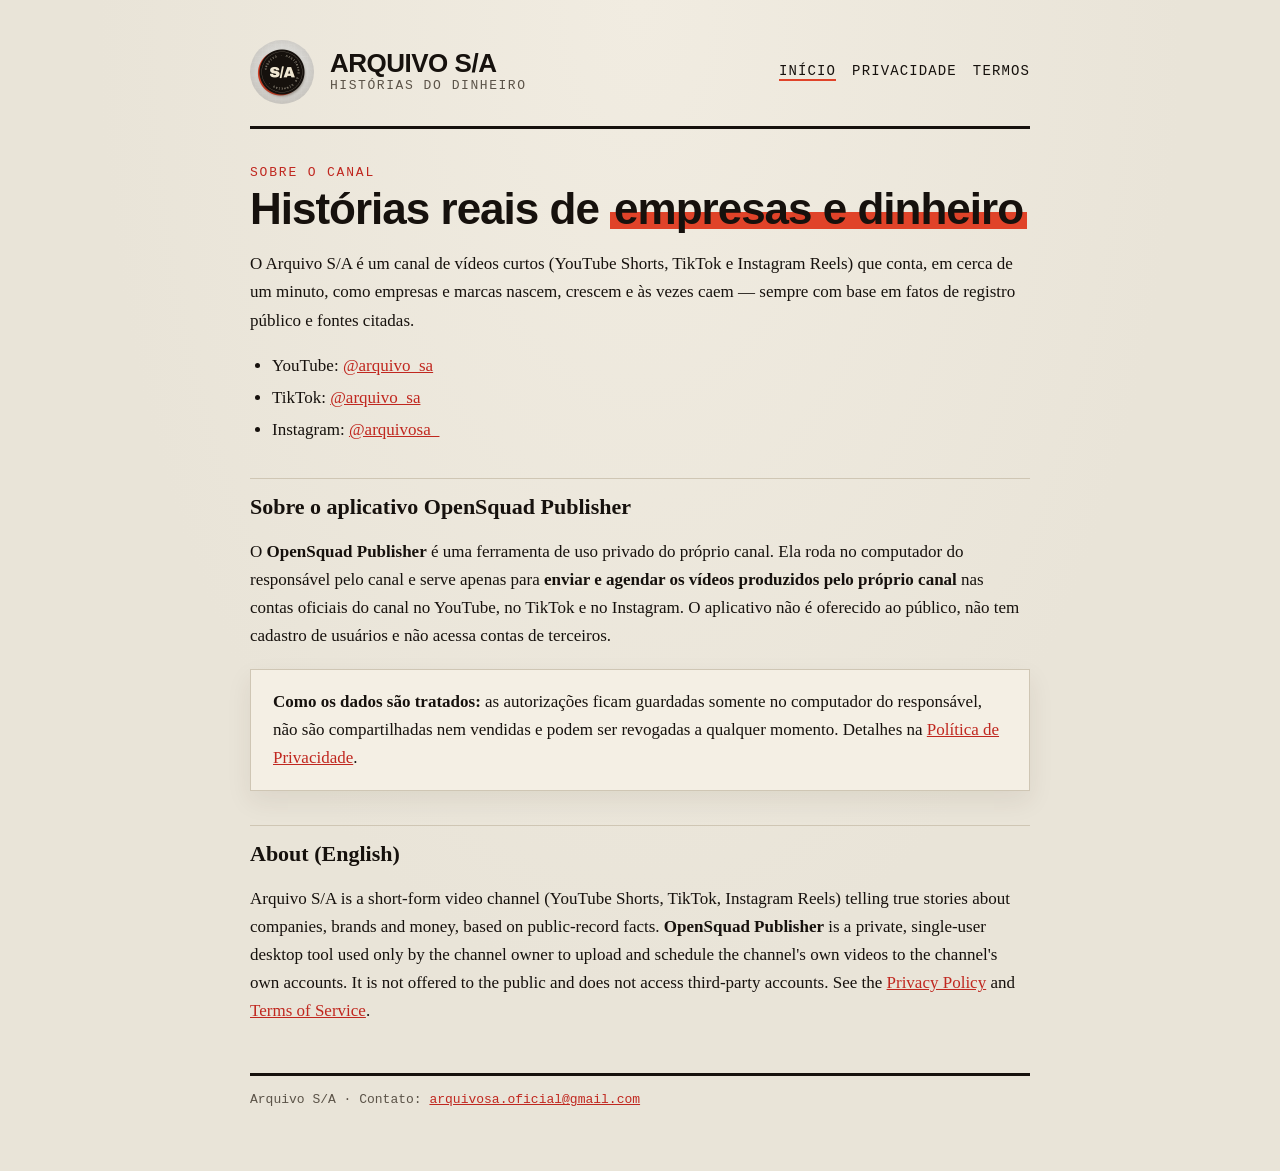
<file: index.html>
<!doctype html>
<html lang="pt-BR">
<head>
<meta charset="utf-8">
<meta name="viewport" content="width=device-width, initial-scale=1">
<title>Arquivo S/A — Histórias reais de empresas e dinheiro</title>
<meta name="description" content="Arquivo S/A: canal de vídeos curtos com histórias reais de empresas, marcas e dinheiro. Página do aplicativo de publicação OpenSquad Publisher.">
<link rel="icon" href="favicon.png">
<link rel="stylesheet" href="style.css">
</head>
<body>
<div class="wrap">
  <header class="top">
    <img src="logo.png" alt="Logotipo do Arquivo S/A">
    <div><div class="name">ARQUIVO S/A</div><div class="tag">Histórias do dinheiro</div></div>
    <nav><a href="./" aria-current="page">Início</a><a href="privacidade.html">Privacidade</a><a href="termos.html">Termos</a></nav>
  </header>

  <span class="kicker">Sobre o canal</span>
  <h1>Histórias reais de <mark>empresas e dinheiro</mark></h1>
  <p>O Arquivo S/A é um canal de vídeos curtos (YouTube Shorts, TikTok e Instagram Reels) que conta, em cerca de um minuto,
     como empresas e marcas nascem, crescem e às vezes caem — sempre com base em fatos de registro público e fontes citadas.</p>
  <ul>
    <li>YouTube: <a href="https://www.youtube.com/@arquivo_sa">@arquivo_sa</a></li>
    <li>TikTok: <a href="https://www.tiktok.com/@arquivo_sa">@arquivo_sa</a></li>
    <li>Instagram: <a href="https://www.instagram.com/arquivosa_">@arquivosa_</a></li>
  </ul>

  <h2>Sobre o aplicativo OpenSquad Publisher</h2>
  <p>O <strong>OpenSquad Publisher</strong> é uma ferramenta de uso privado do próprio canal. Ela roda no computador do responsável
     pelo canal e serve apenas para <strong>enviar e agendar os vídeos produzidos pelo próprio canal</strong> nas contas oficiais do
     canal no YouTube, no TikTok e no Instagram. O aplicativo não é oferecido ao público, não tem cadastro de usuários e não acessa
     contas de terceiros.</p>
  <div class="card">
    <strong>Como os dados são tratados:</strong> as autorizações ficam guardadas somente no computador do responsável, não são
    compartilhadas nem vendidas e podem ser revogadas a qualquer momento. Detalhes na <a href="privacidade.html">Política de Privacidade</a>.
  </div>

  <h2 lang="en">About (English)</h2>
  <p lang="en">Arquivo S/A is a short-form video channel (YouTube Shorts, TikTok, Instagram Reels) telling true stories about companies,
     brands and money, based on public-record facts. <strong>OpenSquad Publisher</strong> is a private, single-user desktop tool used only
     by the channel owner to upload and schedule the channel's own videos to the channel's own accounts. It is not offered to the
     public and does not access third-party accounts. See the <a href="privacidade.html#en">Privacy Policy</a> and
     <a href="termos.html#en">Terms of Service</a>.</p>

  <footer>Arquivo S/A · Contato: <a href="mailto:arquivosa.oficial@gmail.com">arquivosa.oficial@gmail.com</a></footer>
</div>
</body>
</html>
</file>
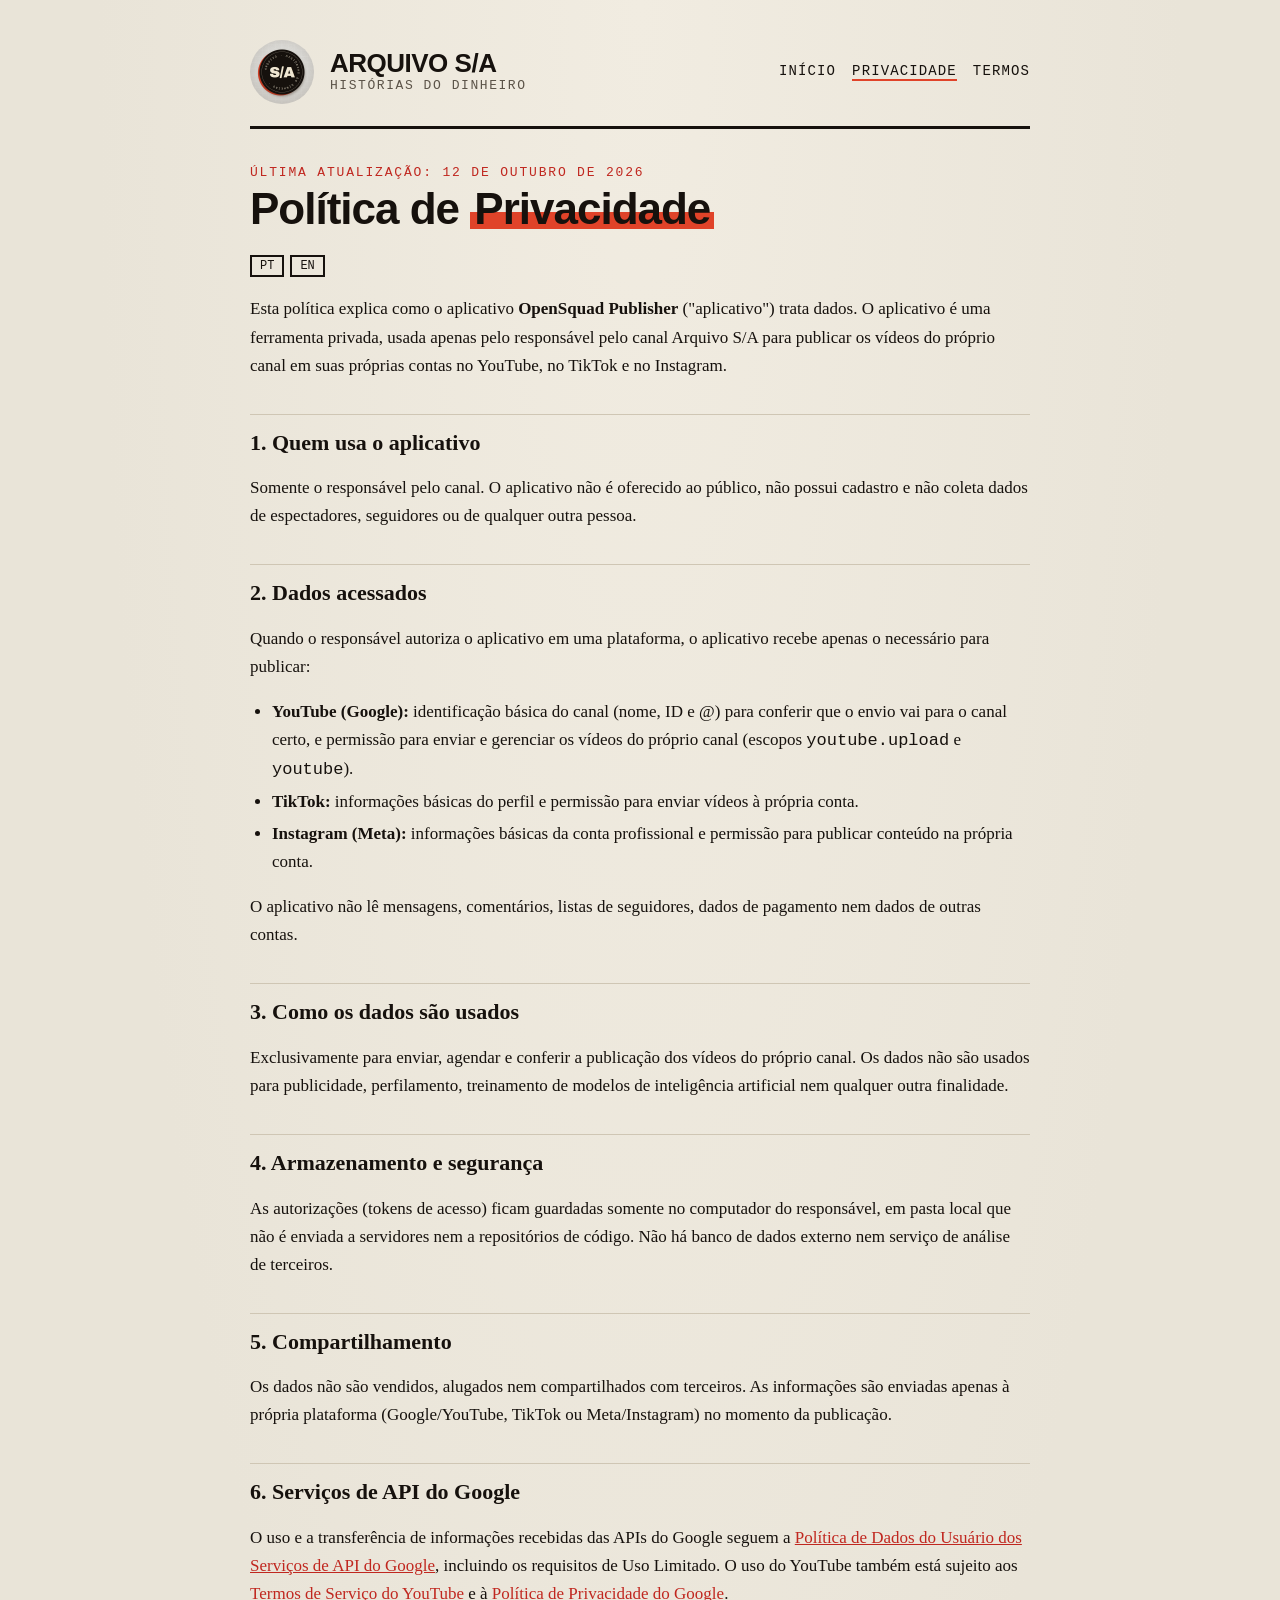
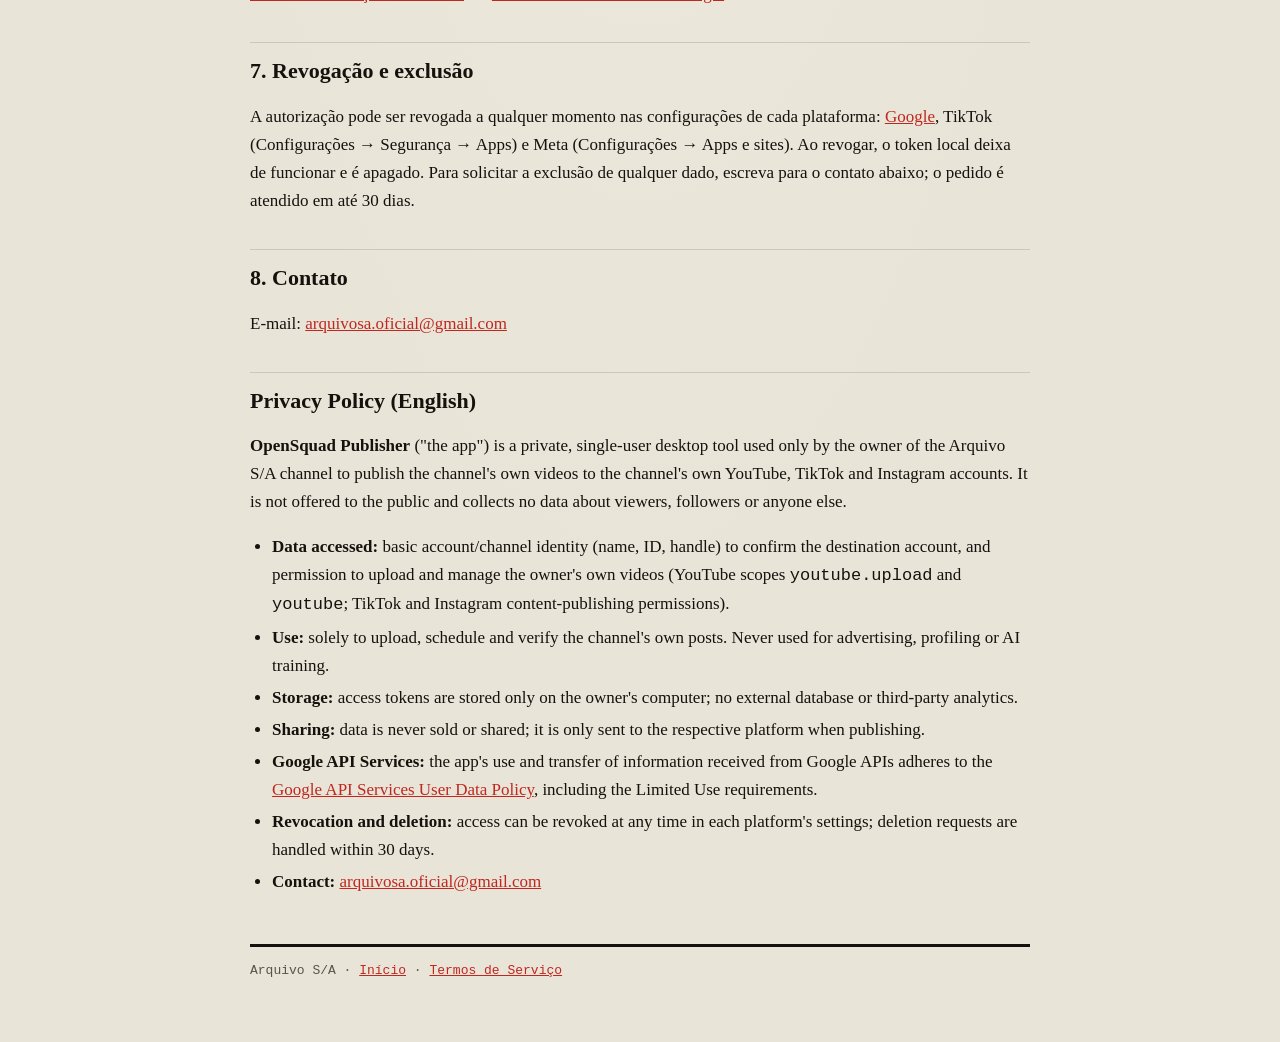
<file: privacidade.html>
<!doctype html>
<html lang="pt-BR">
<head>
<meta charset="utf-8">
<meta name="viewport" content="width=device-width, initial-scale=1">
<title>Política de Privacidade — OpenSquad Publisher (Arquivo S/A)</title>
<meta name="description" content="Política de Privacidade do aplicativo OpenSquad Publisher, ferramenta privada de publicação do canal Arquivo S/A.">
<link rel="icon" href="favicon.png">
<link rel="stylesheet" href="style.css">
</head>
<body>
<div class="wrap">
  <header class="top">
    <img src="logo.png" alt="Logotipo do Arquivo S/A">
    <div><div class="name">ARQUIVO S/A</div><div class="tag">Histórias do dinheiro</div></div>
    <nav><a href="./">Início</a><a href="privacidade.html" aria-current="page">Privacidade</a><a href="termos.html">Termos</a></nav>
  </header>

  <span class="kicker">Última atualização: 12 de outubro de 2026</span>
  <h1>Política de <mark>Privacidade</mark></h1>
  <p><a class="lang" href="#pt">PT</a><a class="lang" href="#en">EN</a></p>

  <section id="pt">
  <p>Esta política explica como o aplicativo <strong>OpenSquad Publisher</strong> ("aplicativo") trata dados. O aplicativo é uma
     ferramenta privada, usada apenas pelo responsável pelo canal Arquivo S/A para publicar os vídeos do próprio canal em suas
     próprias contas no YouTube, no TikTok e no Instagram.</p>

  <h2>1. Quem usa o aplicativo</h2>
  <p>Somente o responsável pelo canal. O aplicativo não é oferecido ao público, não possui cadastro e não coleta dados de
     espectadores, seguidores ou de qualquer outra pessoa.</p>

  <h2>2. Dados acessados</h2>
  <p>Quando o responsável autoriza o aplicativo em uma plataforma, o aplicativo recebe apenas o necessário para publicar:</p>
  <ul>
    <li><strong>YouTube (Google):</strong> identificação básica do canal (nome, ID e @) para conferir que o envio vai para o canal
        certo, e permissão para enviar e gerenciar os vídeos do próprio canal (escopos <code>youtube.upload</code> e <code>youtube</code>).</li>
    <li><strong>TikTok:</strong> informações básicas do perfil e permissão para enviar vídeos à própria conta.</li>
    <li><strong>Instagram (Meta):</strong> informações básicas da conta profissional e permissão para publicar conteúdo na própria conta.</li>
  </ul>
  <p>O aplicativo não lê mensagens, comentários, listas de seguidores, dados de pagamento nem dados de outras contas.</p>

  <h2>3. Como os dados são usados</h2>
  <p>Exclusivamente para enviar, agendar e conferir a publicação dos vídeos do próprio canal. Os dados não são usados para
     publicidade, perfilamento, treinamento de modelos de inteligência artificial nem qualquer outra finalidade.</p>

  <h2>4. Armazenamento e segurança</h2>
  <p>As autorizações (tokens de acesso) ficam guardadas somente no computador do responsável, em pasta local que não é enviada a
     servidores nem a repositórios de código. Não há banco de dados externo nem serviço de análise de terceiros.</p>

  <h2>5. Compartilhamento</h2>
  <p>Os dados não são vendidos, alugados nem compartilhados com terceiros. As informações são enviadas apenas à própria
     plataforma (Google/YouTube, TikTok ou Meta/Instagram) no momento da publicação.</p>

  <h2>6. Serviços de API do Google</h2>
  <p>O uso e a transferência de informações recebidas das APIs do Google seguem a
     <a href="https://developers.google.com/terms/api-services-user-data-policy">Política de Dados do Usuário dos Serviços de API do Google</a>,
     incluindo os requisitos de Uso Limitado. O uso do YouTube também está sujeito aos
     <a href="https://www.youtube.com/t/terms">Termos de Serviço do YouTube</a> e à
     <a href="https://policies.google.com/privacy">Política de Privacidade do Google</a>.</p>

  <h2>7. Revogação e exclusão</h2>
  <p>A autorização pode ser revogada a qualquer momento nas configurações de cada plataforma:
     <a href="https://myaccount.google.com/connections">Google</a>, TikTok (Configurações → Segurança → Apps) e Meta
     (Configurações → Apps e sites). Ao revogar, o token local deixa de funcionar e é apagado. Para solicitar a exclusão de qualquer
     dado, escreva para o contato abaixo; o pedido é atendido em até 30 dias.</p>

  <h2>8. Contato</h2>
  <p>E-mail: <a href="mailto:arquivosa.oficial@gmail.com">arquivosa.oficial@gmail.com</a></p>
  </section>

  <section id="en" lang="en">
  <h2>Privacy Policy (English)</h2>
  <p><strong>OpenSquad Publisher</strong> ("the app") is a private, single-user desktop tool used only by the owner of the Arquivo S/A
     channel to publish the channel's own videos to the channel's own YouTube, TikTok and Instagram accounts. It is not offered to the
     public and collects no data about viewers, followers or anyone else.</p>
  <ul>
    <li><strong>Data accessed:</strong> basic account/channel identity (name, ID, handle) to confirm the destination account, and permission
        to upload and manage the owner's own videos (YouTube scopes <code>youtube.upload</code> and <code>youtube</code>; TikTok and Instagram
        content-publishing permissions).</li>
    <li><strong>Use:</strong> solely to upload, schedule and verify the channel's own posts. Never used for advertising, profiling or AI training.</li>
    <li><strong>Storage:</strong> access tokens are stored only on the owner's computer; no external database or third-party analytics.</li>
    <li><strong>Sharing:</strong> data is never sold or shared; it is only sent to the respective platform when publishing.</li>
    <li><strong>Google API Services:</strong> the app's use and transfer of information received from Google APIs adheres to the
        <a href="https://developers.google.com/terms/api-services-user-data-policy">Google API Services User Data Policy</a>, including the Limited Use requirements.</li>
    <li><strong>Revocation and deletion:</strong> access can be revoked at any time in each platform's settings; deletion requests are handled within 30 days.</li>
    <li><strong>Contact:</strong> <a href="mailto:arquivosa.oficial@gmail.com">arquivosa.oficial@gmail.com</a></li>
  </ul>
  </section>

  <footer>Arquivo S/A · <a href="./">Início</a> · <a href="termos.html">Termos de Serviço</a></footer>
</div>
</body>
</html>
</file>
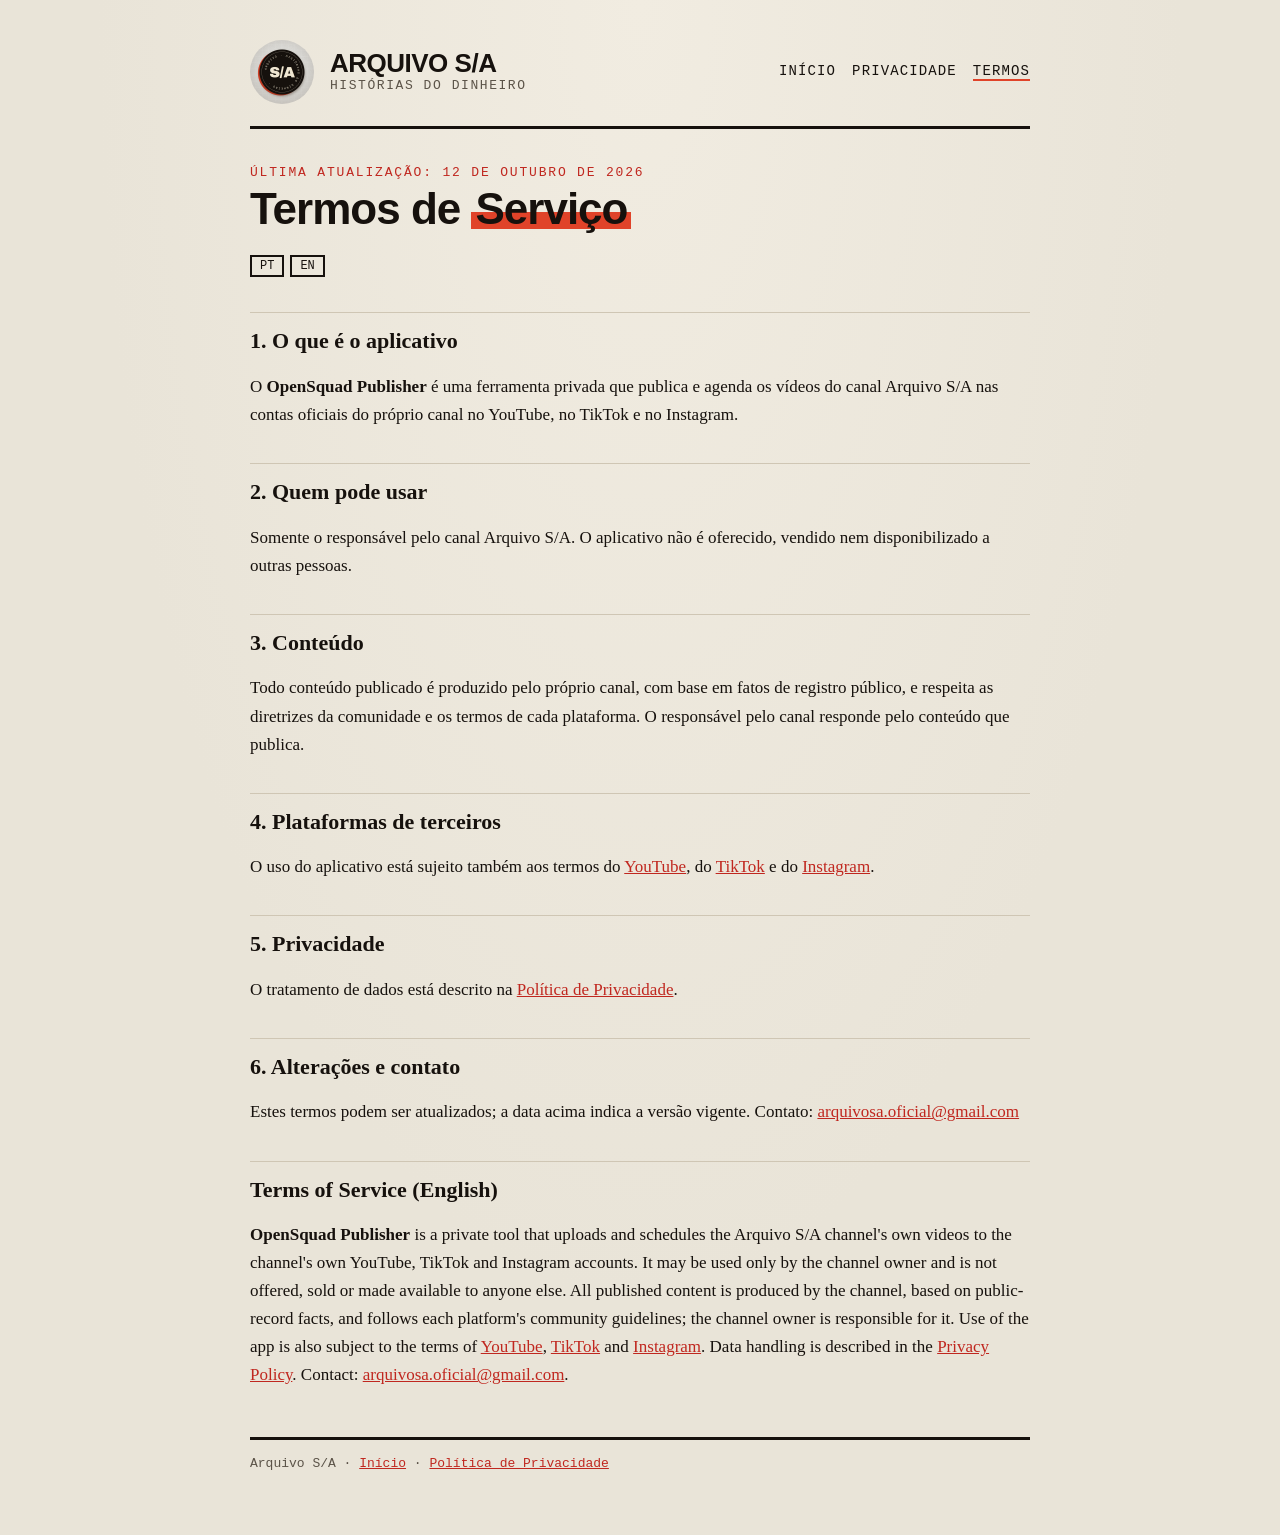
<file: termos.html>
<!doctype html>
<html lang="pt-BR">
<head>
<meta charset="utf-8">
<meta name="viewport" content="width=device-width, initial-scale=1">
<title>Termos de Serviço — OpenSquad Publisher (Arquivo S/A)</title>
<meta name="description" content="Termos de Serviço do aplicativo OpenSquad Publisher, ferramenta privada de publicação do canal Arquivo S/A.">
<link rel="icon" href="favicon.png">
<link rel="stylesheet" href="style.css">
</head>
<body>
<div class="wrap">
  <header class="top">
    <img src="logo.png" alt="Logotipo do Arquivo S/A">
    <div><div class="name">ARQUIVO S/A</div><div class="tag">Histórias do dinheiro</div></div>
    <nav><a href="./">Início</a><a href="privacidade.html">Privacidade</a><a href="termos.html" aria-current="page">Termos</a></nav>
  </header>

  <span class="kicker">Última atualização: 12 de outubro de 2026</span>
  <h1>Termos de <mark>Serviço</mark></h1>
  <p><a class="lang" href="#pt">PT</a><a class="lang" href="#en">EN</a></p>

  <section id="pt">
  <h2>1. O que é o aplicativo</h2>
  <p>O <strong>OpenSquad Publisher</strong> é uma ferramenta privada que publica e agenda os vídeos do canal Arquivo S/A nas contas
     oficiais do próprio canal no YouTube, no TikTok e no Instagram.</p>

  <h2>2. Quem pode usar</h2>
  <p>Somente o responsável pelo canal Arquivo S/A. O aplicativo não é oferecido, vendido nem disponibilizado a outras pessoas.</p>

  <h2>3. Conteúdo</h2>
  <p>Todo conteúdo publicado é produzido pelo próprio canal, com base em fatos de registro público, e respeita as diretrizes da
     comunidade e os termos de cada plataforma. O responsável pelo canal responde pelo conteúdo que publica.</p>

  <h2>4. Plataformas de terceiros</h2>
  <p>O uso do aplicativo está sujeito também aos termos do <a href="https://www.youtube.com/t/terms">YouTube</a>, do
     <a href="https://www.tiktok.com/legal/terms-of-service">TikTok</a> e do <a href="https://help.instagram.com/581066165581870">Instagram</a>.</p>

  <h2>5. Privacidade</h2>
  <p>O tratamento de dados está descrito na <a href="privacidade.html">Política de Privacidade</a>.</p>

  <h2>6. Alterações e contato</h2>
  <p>Estes termos podem ser atualizados; a data acima indica a versão vigente. Contato:
     <a href="mailto:arquivosa.oficial@gmail.com">arquivosa.oficial@gmail.com</a></p>
  </section>

  <section id="en" lang="en">
  <h2>Terms of Service (English)</h2>
  <p><strong>OpenSquad Publisher</strong> is a private tool that uploads and schedules the Arquivo S/A channel's own videos to the
     channel's own YouTube, TikTok and Instagram accounts. It may be used only by the channel owner and is not offered, sold or made
     available to anyone else. All published content is produced by the channel, based on public-record facts, and follows each
     platform's community guidelines; the channel owner is responsible for it. Use of the app is also subject to the terms of
     <a href="https://www.youtube.com/t/terms">YouTube</a>, <a href="https://www.tiktok.com/legal/terms-of-service">TikTok</a> and
     <a href="https://help.instagram.com/581066165581870">Instagram</a>. Data handling is described in the
     <a href="privacidade.html#en">Privacy Policy</a>. Contact: <a href="mailto:arquivosa.oficial@gmail.com">arquivosa.oficial@gmail.com</a>.</p>
  </section>

  <footer>Arquivo S/A · <a href="./">Início</a> · <a href="privacidade.html">Política de Privacidade</a></footer>
</div>
</body>
</html>
</file>
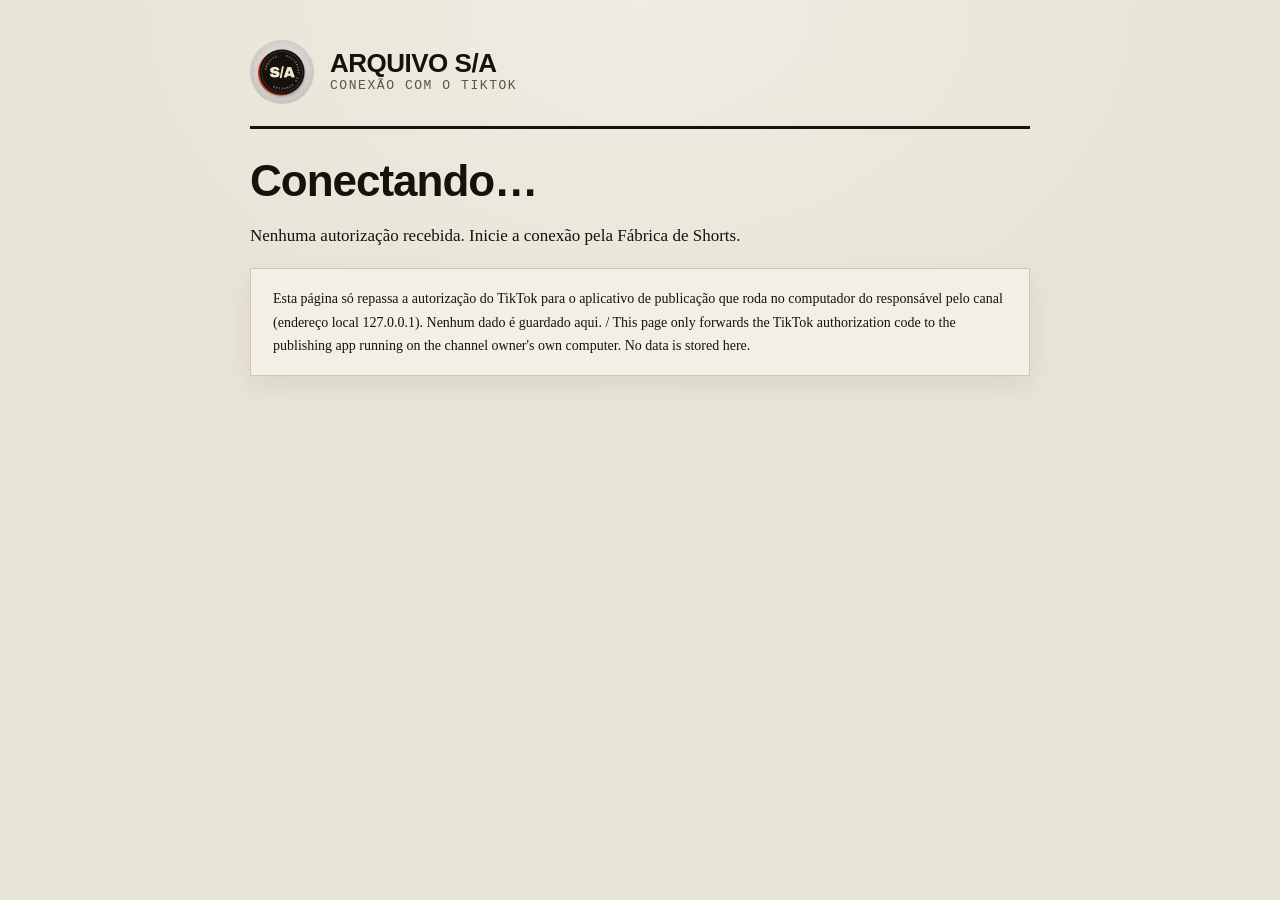
<file: tiktok-callback.html>
<!doctype html>
<html lang="pt-BR">
<head>
<meta charset="utf-8">
<meta name="viewport" content="width=device-width, initial-scale=1">
<title>Conectando ao TikTok — Arquivo S/A</title>
<meta name="robots" content="noindex">
<link rel="icon" href="favicon.png">
<link rel="stylesheet" href="style.css">
</head>
<body>
<div class="wrap">
  <header class="top"><img src="logo.png" alt="Logotipo do Arquivo S/A"><div><div class="name">ARQUIVO S/A</div><div class="tag">Conexão com o TikTok</div></div></header>
  <h1>Conectando…</h1>
  <p id="msg">Voltando para a Fábrica de Shorts no seu computador.</p>
  <p class="card" style="font-size:14px">Esta página só repassa a autorização do TikTok para o aplicativo de publicação que roda no computador do
     responsável pelo canal (endereço local 127.0.0.1). Nenhum dado é guardado aqui. / This page only forwards the TikTok authorization
     code to the publishing app running on the channel owner's own computer. No data is stored here.</p>
</div>
<script>
  // Repassa ?code=&state= (ou o erro) para a Fábrica de Shorts local.
  const q = location.search || "";
  const target = "http://127.0.0.1:8891/api/shorts/tiktok-callback" + q;
  if (/[?&](code|error)=/.test(q)) {
    location.replace(target);
  } else {
    document.getElementById("msg").textContent = "Nenhuma autorização recebida. Inicie a conexão pela Fábrica de Shorts.";
  }
</script>
</body>
</html>
</file>
<file: style.css>
:root{--paper:#e9e4d8;--paper-2:#f4efe4;--ink:#16110d;--muted:#5b5348;--red:#c0271f;--marker:#e04329;--line:#cfc6b4}
*{box-sizing:border-box}
html{background:var(--paper)}
body{margin:0;color:var(--ink);font:17px/1.65 Georgia,"Times New Roman",serif;
  background:var(--paper) radial-gradient(ellipse at 50% 0%,#f1ece1 0%,var(--paper) 60%);}
a{color:var(--red)}
.wrap{max-width:820px;margin:0 auto;padding:40px 20px 64px}
header.top{display:flex;align-items:center;gap:16px;padding-bottom:22px;border-bottom:3px solid var(--ink);margin-bottom:28px;flex-wrap:wrap}
header.top img{width:64px;height:64px;border-radius:50%}
header.top .name{font:900 26px/1.1 "Arial Black",Arial,sans-serif;letter-spacing:-.5px}
header.top .tag{font:13px/1.4 "Courier New",monospace;letter-spacing:.12em;color:var(--muted);text-transform:uppercase}
nav{margin-left:auto;display:flex;gap:16px;font:14px "Courier New",monospace;text-transform:uppercase;letter-spacing:.08em}
nav a{color:var(--ink);text-decoration:none;border-bottom:2px solid transparent}nav a:hover,nav a[aria-current]{border-color:var(--marker)}
h1{font:900 clamp(30px,5vw,44px)/1.1 "Arial Black",Arial,sans-serif;letter-spacing:-1px;margin:0 0 6px}
h1 mark{background:linear-gradient(transparent 58%,var(--marker) 58%,var(--marker) 92%,transparent 92%);color:inherit;padding:0 4px}
h2{font:700 22px/1.3 Georgia,serif;margin:34px 0 8px;padding-top:14px;border-top:1px solid var(--line)}
.kicker{font:13px "Courier New",monospace;letter-spacing:.14em;color:var(--red);text-transform:uppercase}
.card{background:var(--paper-2);border:1px solid var(--line);padding:18px 22px;margin:18px 0;box-shadow:0 10px 24px rgba(60,40,20,.08)}
.lang{display:inline-block;font:12px "Courier New",monospace;border:2px solid var(--ink);padding:2px 8px;margin-right:6px;text-decoration:none;color:var(--ink)}
ul{padding-left:22px}li{margin:4px 0}
footer{margin-top:48px;padding-top:16px;border-top:3px solid var(--ink);font:13px "Courier New",monospace;color:var(--muted)}
@media(max-width:600px){nav{margin-left:0;width:100%}body{font-size:16px}}
</file>
